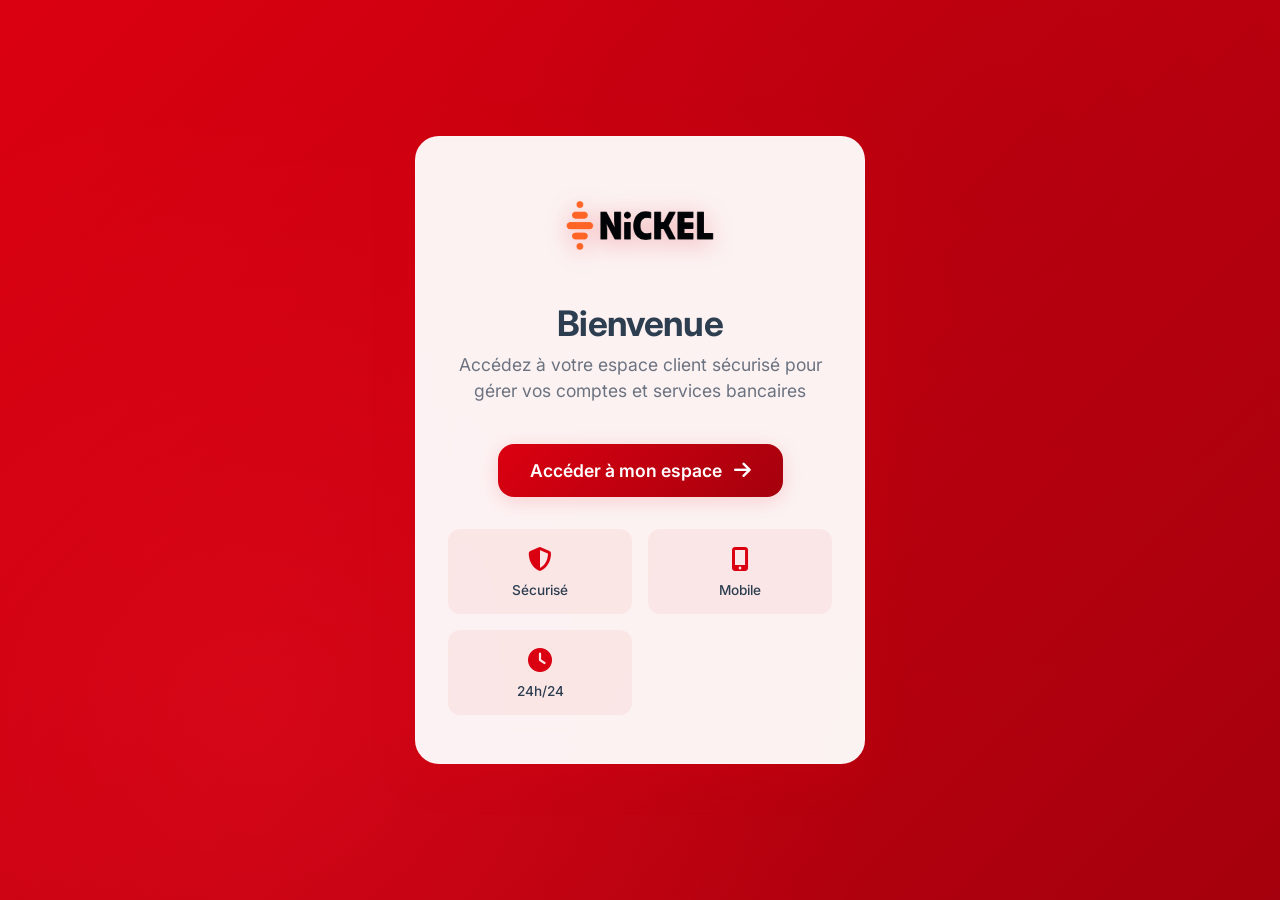
<file: index.html>
<!DOCTYPE html>
<html lang="fr">
  
<head>
    <meta charset="utf-8" />
    <meta name="viewport" content="width=device-width, initial-scale=1" />
    <title>NICKEL - Banque en ligne</title>
    <link rel="preconnect" href="https://fonts.googleapis.com/">
    <link rel="preconnect" href="https://fonts.gstatic.com/" crossorigin>
    <link href="https://fonts.googleapis.com/css2?family=Inter:wght@300;400;500;600;700&amp;display=swap" rel="stylesheet">
    <link rel="stylesheet" href="https://cdnjs.cloudflare.com/ajax/libs/font-awesome/6.4.0/css/all.min.css">
    <style>
      :root {
        --hsbc-red: #db0011;
        --hsbc-dark-red: #a5000d;
        --hsbc-light-red: #ff1428;
        --gradient-bg: linear-gradient(135deg, #db0011 0%, #a5000d 100%);
        --text-white: #ffffff;
        --text-dark: #2c3e50;
        --shadow-light: 0 4px 20px rgba(219, 0, 17, 0.15);
        --shadow-heavy: 0 8px 40px rgba(219, 0, 17, 0.25);
      }

      * {
        margin: 0;
        padding: 0;
        box-sizing: border-box;
      }

      body {
        font-family: 'Inter', -apple-system, BlinkMacSystemFont, 'Segoe UI', Roboto, sans-serif;
        background: var(--gradient-bg);
        min-height: 100vh;
        display: flex;
        align-items: center;
        justify-content: center;
        position: relative;
        overflow-x: hidden;
      }

      /* Animated background */
      body::before {
        content: '';
        position: absolute;
        top: 0;
        left: 0;
        width: 100%;
        height: 100%;
        background: 
          radial-gradient(circle at 20% 80%, rgba(255, 20, 40, 0.3) 0%, transparent 50%),
          radial-gradient(circle at 80% 20%, rgba(165, 0, 13, 0.3) 0%, transparent 50%),
          radial-gradient(circle at 40% 40%, rgba(219, 0, 17, 0.2) 0%, transparent 50%);
        animation: float 6s ease-in-out infinite;
        z-index: 1;
      }

      @keyframes float {
        0%, 100% { transform: translateY(0px); }
        50% { transform: translateY(-20px); }
      }

      .container {
        position: relative;
        z-index: 2;
        text-align: center;
        max-width: 450px;
        width: 90%;
        padding: 3rem 2rem;
        background: rgba(255, 255, 255, 0.95);
        backdrop-filter: blur(20px);
        border-radius: 24px;
        box-shadow: var(--shadow-heavy);
        border: 1px solid rgba(255, 255, 255, 0.2);
        animation: slideUp 0.8s ease-out;
      }

      @keyframes slideUp {
        from {
          opacity: 0;
          transform: translateY(30px);
        }
        to {
          opacity: 1;
          transform: translateY(0);
        }
      }

      .logo-container {
        margin-bottom: 2rem;
        animation: logoFloat 3s ease-in-out infinite;
      }

      @keyframes logoFloat {
        0%, 100% { transform: translateY(0px); }
        50% { transform: translateY(-10px); }
      }

      .logo {
        max-width: 200px;
        height: auto;
        filter: drop-shadow(0 4px 12px rgba(219, 0, 17, 0.3));
        transition: all 0.3s ease;
      }

      .logo:hover {
        transform: scale(1.05);
        filter: drop-shadow(0 6px 16px rgba(219, 0, 17, 0.4));
      }

      .welcome-text {
        margin-bottom: 2.5rem;
      }

      .welcome-title {
        font-size: 2.2rem;
        font-weight: 700;
        color: var(--text-dark);
        margin-bottom: 0.5rem;
        letter-spacing: -0.02em;
      }

      .welcome-subtitle {
        font-size: 1.1rem;
        color: #6b7280;
        font-weight: 400;
        line-height: 1.5;
      }

      .cta-button {
        display: inline-flex;
        align-items: center;
        gap: 12px;
        padding: 16px 32px;
        background: var(--gradient-bg);
        color: var(--text-white);
        text-decoration: none;
        border-radius: 16px;
        font-weight: 600;
        font-size: 1.1rem;
        box-shadow: var(--shadow-light);
        transition: all 0.3s cubic-bezier(0.4, 0, 0.2, 1);
        position: relative;
        overflow: hidden;
      }

      .cta-button::before {
        content: '';
        position: absolute;
        top: 0;
        left: -100%;
        width: 100%;
        height: 100%;
        background: linear-gradient(90deg, transparent, rgba(255, 255, 255, 0.2), transparent);
        transition: left 0.6s;
      }

      .cta-button:hover::before {
        left: 100%;
      }

      .cta-button:hover {
        transform: translateY(-2px);
        box-shadow: var(--shadow-heavy);
        background: linear-gradient(135deg, #ff1428 0%, #db0011 100%);
      }

      .cta-button:active {
        transform: translateY(0);
      }

      .cta-icon {
        font-size: 1.2rem;
        transition: transform 0.3s ease;
      }

      .cta-button:hover .cta-icon {
        transform: translateX(4px);
      }

      .features {
        margin-top: 2rem;
        display: grid;
        grid-template-columns: repeat(auto-fit, minmax(120px, 1fr));
        gap: 1rem;
      }

      .feature {
        padding: 1rem;
        background: rgba(219, 0, 17, 0.05);
        border-radius: 12px;
        text-align: center;
        transition: all 0.3s ease;
      }

      .feature:hover {
        background: rgba(219, 0, 17, 0.1);
        transform: translateY(-2px);
      }

      .feature-icon {
        font-size: 1.5rem;
        color: var(--hsbc-red);
        margin-bottom: 0.5rem;
      }

      .feature-text {
        font-size: 0.85rem;
        color: var(--text-dark);
        font-weight: 500;
      }

      /* Media queries */
      @media screen and (max-width: 768px) {
        .container {
          padding: 2rem 1.5rem;
          margin: 1rem;
        }
        
        .welcome-title {
          font-size: 1.8rem;
        }
        
        .welcome-subtitle {
          font-size: 1rem;
        }
        
        .cta-button {
          width: 100%;
          justify-content: center;
        }
      }

      @media screen and (max-width: 480px) {
        .container {
          padding: 1.5rem 1rem;
        }
        
        .welcome-title {
          font-size: 1.6rem;
        }
        
        .features {
          grid-template-columns: 1fr;
        }
      }
    </style>
  </head>
  <body>
    <div class="container">
      <div class="logo-container">
        <img src="assets/images/logo.png" alt="HSBC" class="logo" />
      </div>
      
      <div class="welcome-text">
        <h1 class="welcome-title">Bienvenue</h1>
        <p class="welcome-subtitle">Accédez à votre espace client sécurisé pour gérer vos comptes et services bancaires</p>
      </div>
      
      <a href="connexion.html" class="cta-button">
        <span>Accéder à mon espace</span>
        <i class="fas fa-arrow-right cta-icon"></i>
      </a>
      
      <div class="features">
        <div class="feature">
          <div class="feature-icon">
            <i class="fas fa-shield-alt"></i>
          </div>
          <div class="feature-text">Sécurisé</div>
        </div>
        <div class="feature">
          <div class="feature-icon">
            <i class="fas fa-mobile-alt"></i>
          </div>
          <div class="feature-text">Mobile</div>
        </div>
        <div class="feature">
          <div class="feature-icon">
            <i class="fas fa-clock"></i>
          </div>
          <div class="feature-text">24h/24</div>
        </div>
      </div>
    </div>
  </body>

</html>
</file>
